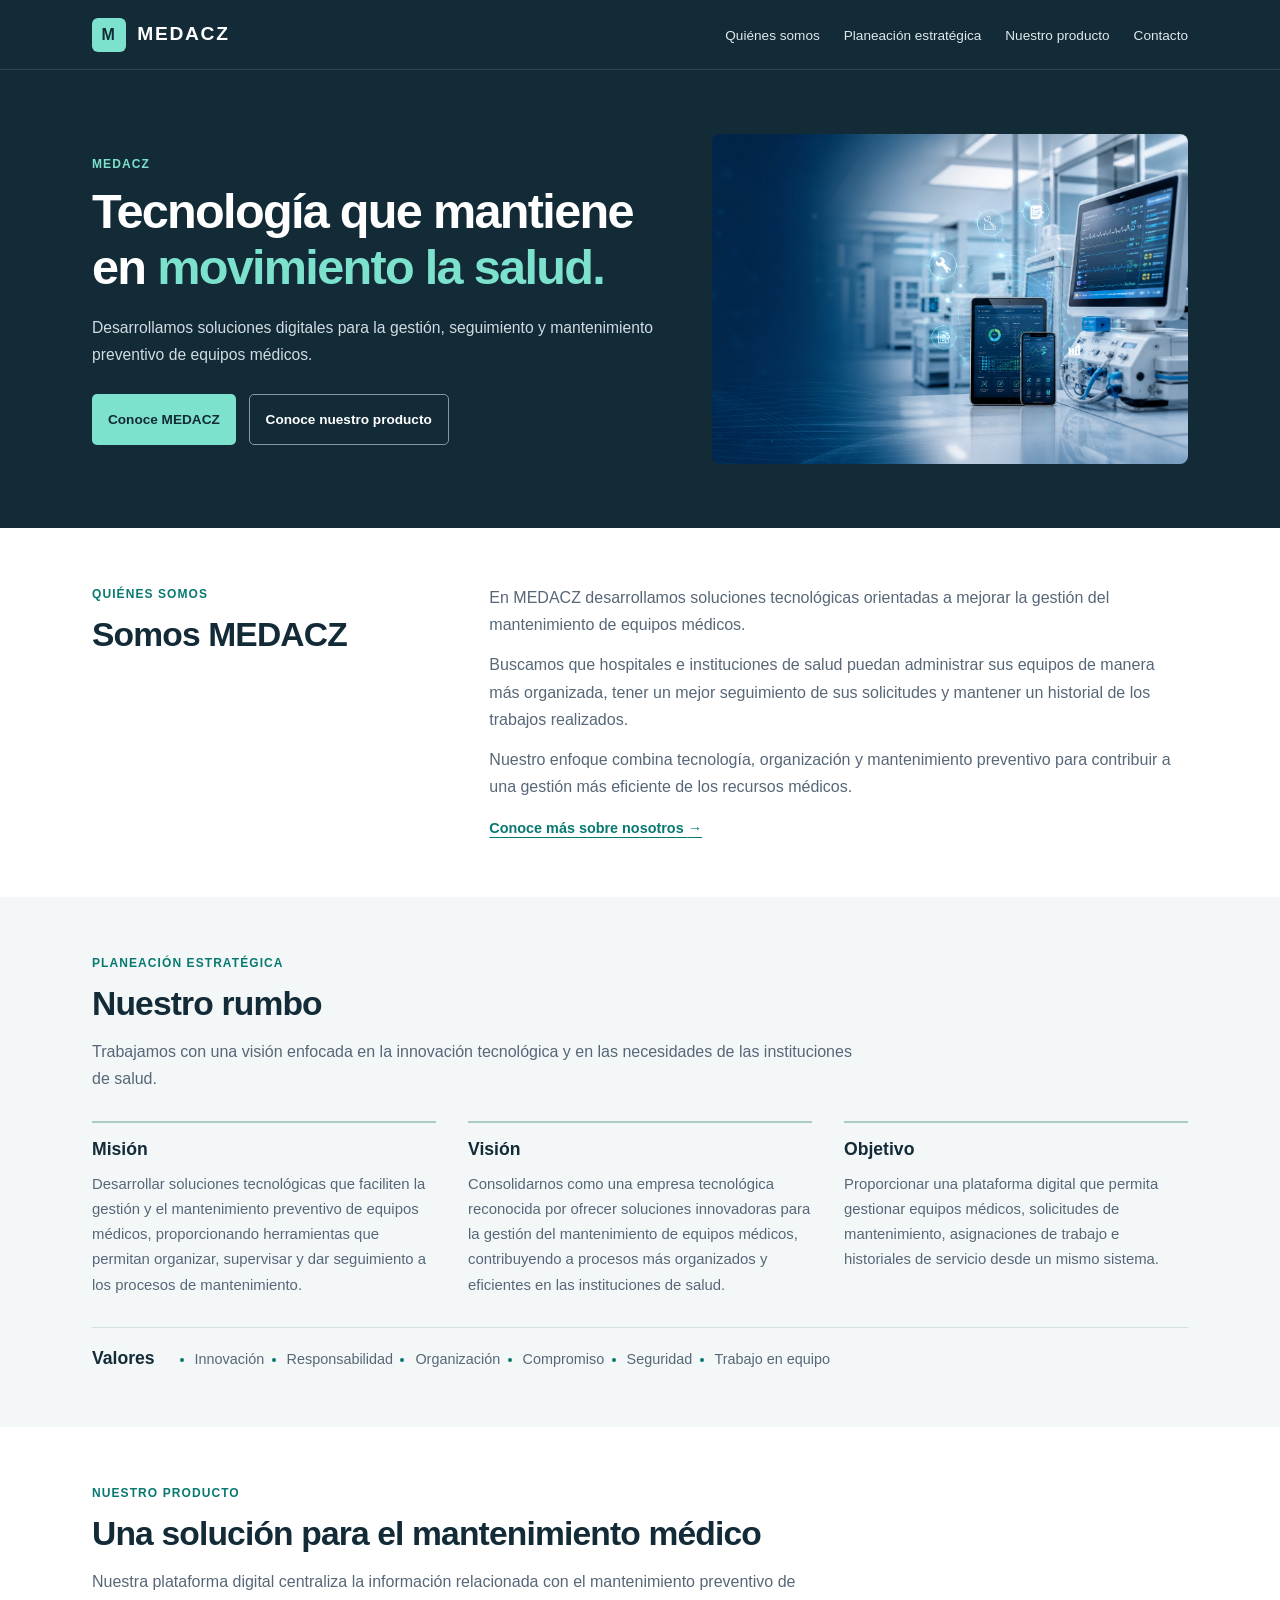
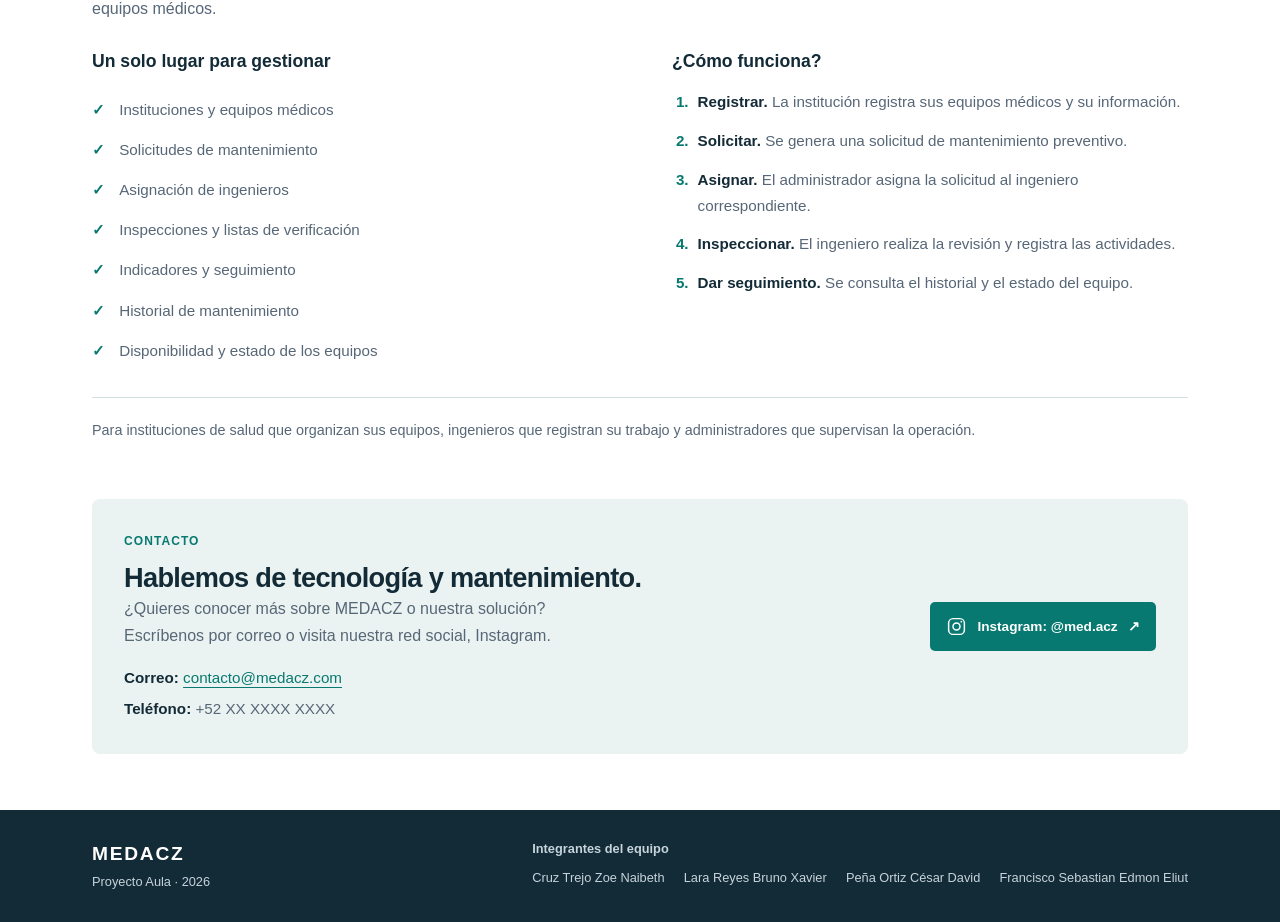
<file: index.html>
<!DOCTYPE html>
<html lang="es">
<head>
  <meta charset="UTF-8">
  <meta name="viewport" content="width=device-width, initial-scale=1.0">
  <meta name="description" content="MEDACZ desarrolla soluciones tecnológicas para gestionar equipos médicos, solicitudes de mantenimiento, asignaciones e historiales de servicio.">
  <meta name="theme-color" content="#132A37">
  <link rel="stylesheet" href="./styles.css">
  <title>MEDACZ | Tecnología que mantiene en movimiento la salud</title>
</head>
<body>
  <a class="skip-link" href="#contenido">Saltar al contenido</a>
  <header>
    <nav class="navbar" aria-label="Navegación principal">
      <a href="#inicio" class="logo" aria-label="MEDACZ, inicio"><span class="logo-icon" aria-hidden="true">M</span><span>MEDACZ</span></a>
      <ul class="nav-links">
        <li><a href="#quienes-somos">Quiénes somos</a></li>
        <li><a href="#planeacion">Planeación estratégica</a></li>
        <li><a href="#servicios">Nuestro producto</a></li>
        <li><a href="#contacto">Contacto</a></li>
      </ul>
    </nav>
  </header>
  <main id="contenido">
    <section id="inicio" class="hero-section" aria-labelledby="titulo-principal">
      <div class="hero-layout">
        <div class="hero-container">
          <p class="eyebrow">MEDACZ</p>
          <h1 id="titulo-principal">Tecnología que mantiene en <span>movimiento la salud.</span></h1>
          <p>Desarrollamos soluciones digitales para la gestión, seguimiento y mantenimiento preventivo de equipos médicos.</p>
          <div class="hero-actions">
            <a href="#quienes-somos" class="button button-primary">Conoce MEDACZ</a>
            <a href="#servicios" class="button button-secondary">Conoce nuestro producto</a>
          </div>
        </div>
        <img class="hero-image" src="./multimedia/medacz-salud.png" alt="Ilustración de equipos médicos y dispositivos digitales en un hospital" width="1672" height="941" fetchpriority="high">
      </div>
    </section>

    <section id="quienes-somos" class="flex-section" aria-labelledby="titulo-nosotros">
      <div class="about-container">
        <div class="section-header"><p class="eyebrow">Quiénes somos</p><h2 id="titulo-nosotros">Somos MEDACZ</h2></div>
        <div class="about-content">
          <p>En MEDACZ desarrollamos soluciones tecnológicas orientadas a mejorar la gestión del mantenimiento de equipos médicos.</p>
          <p>Buscamos que hospitales e instituciones de salud puedan administrar sus equipos de manera más organizada, tener un mejor seguimiento de sus solicitudes y mantener un historial de los trabajos realizados.</p>
          <p>Nuestro enfoque combina tecnología, organización y mantenimiento preventivo para contribuir a una gestión más eficiente de los recursos médicos.</p>
          <a class="text-link" href="#planeacion">Conoce más sobre nosotros <span aria-hidden="true">→</span></a>
        </div>
      </div>
    </section>

    <div class="planning-band">
      <section id="planeacion" class="flex-section" aria-labelledby="titulo-planeacion">
        <div class="section-header"><p class="eyebrow">Planeación estratégica</p><h2 id="titulo-planeacion">Nuestro rumbo</h2><p>Trabajamos con una visión enfocada en la innovación tecnológica y en las necesidades de las instituciones de salud.</p></div>
        <div class="planning-container">
          <article class="plan-card"><h3>Misión</h3><p>Desarrollar soluciones tecnológicas que faciliten la gestión y el mantenimiento preventivo de equipos médicos, proporcionando herramientas que permitan organizar, supervisar y dar seguimiento a los procesos de mantenimiento.</p></article>
          <article class="plan-card"><h3>Visión</h3><p>Consolidarnos como una empresa tecnológica reconocida por ofrecer soluciones innovadoras para la gestión del mantenimiento de equipos médicos, contribuyendo a procesos más organizados y eficientes en las instituciones de salud.</p></article>
          <article class="plan-card"><h3>Objetivo</h3><p>Proporcionar una plataforma digital que permita gestionar equipos médicos, solicitudes de mantenimiento, asignaciones de trabajo e historiales de servicio desde un mismo sistema.</p></article>
        </div>
        <div class="values"><h3>Valores</h3><ul><li>Innovación</li><li>Responsabilidad</li><li>Organización</li><li>Compromiso</li><li>Seguridad</li><li>Trabajo en equipo</li></ul></div>
      </section>
    </div>

    <section id="servicios" class="flex-section" aria-labelledby="titulo-producto">
      <div class="section-header"><p class="eyebrow">Nuestro producto</p><h2 id="titulo-producto">Una solución para el mantenimiento médico</h2><p>Nuestra plataforma digital centraliza la información relacionada con el mantenimiento preventivo de equipos médicos.</p></div>
      <div class="product-layout">
        <div class="product-features"><h3>Un solo lugar para gestionar</h3><ul>
          <li>Instituciones y equipos médicos</li>
          <li>Solicitudes de mantenimiento</li>
          <li>Asignación de ingenieros</li>
          <li>Inspecciones y listas de verificación</li>
          <li>Indicadores y seguimiento</li>
          <li>Historial de mantenimiento</li>
          <li>Disponibilidad y estado de los equipos</li>
        </ul></div>
        <div class="process"><h3>¿Cómo funciona?</h3><ol>
          <li><strong>Registrar.</strong> La institución registra sus equipos médicos y su información.</li>
          <li><strong>Solicitar.</strong> Se genera una solicitud de mantenimiento preventivo.</li>
          <li><strong>Asignar.</strong> El administrador asigna la solicitud al ingeniero correspondiente.</li>
          <li><strong>Inspeccionar.</strong> El ingeniero realiza la revisión y registra las actividades.</li>
          <li><strong>Dar seguimiento.</strong> Se consulta el historial y el estado del equipo.</li>
        </ol></div>
      </div>
      <p class="audience-note">Para instituciones de salud que organizan sus equipos, ingenieros que registran su trabajo y administradores que supervisan la operación.</p>
    </section>

    <section id="contacto" class="flex-section contact-section" aria-labelledby="titulo-contacto">
      <div class="contact-container">
        <div><p class="eyebrow">Contacto</p><h2 id="titulo-contacto">Hablemos de tecnología y mantenimiento.</h2><p>¿Quieres conocer más sobre MEDACZ o nuestra solución?<br>Escríbenos por correo o visita nuestra red social, Instagram.</p><ul class="contact-details"><li><strong>Correo:</strong> <a href="mailto:contacto@medacz.com">contacto@medacz.com</a></li><li><strong>Teléfono:</strong> +52 XX XXXX XXXX</li></ul></div>
        <a class="button button-primary instagram-link" href="https://www.instagram.com/med.acz?stkn=bGR1NGEwdzVvMnht" target="_blank" rel="noopener noreferrer" aria-label="Instagram: @med.acz (abre en una pestaña nueva)"><svg viewBox="0 0 24 24" fill="none" stroke="currentColor" stroke-width="1.7" aria-hidden="true"><rect x="3" y="3" width="18" height="18" rx="5"/><circle cx="12" cy="12" r="4"/><circle cx="17.5" cy="6.5" r="1" fill="currentColor" stroke="none"/></svg>Instagram: @med.acz <span aria-hidden="true">↗</span></a>
      </div>
    </section>
  </main>
  <footer><div class="footer-container"><div><a class="logo" href="#inicio">MEDACZ</a><p>Proyecto Aula · 2026</p></div><div class="team"><p class="team-heading">Integrantes del equipo</p><ul><li>Cruz Trejo Zoe Naibeth</li><li>Lara Reyes Bruno Xavier</li><li>Peña Ortiz César David</li><li>Francisco Sebastian Edmon Eliut</li></ul></div></div></footer>
</body>
</html>
</file>
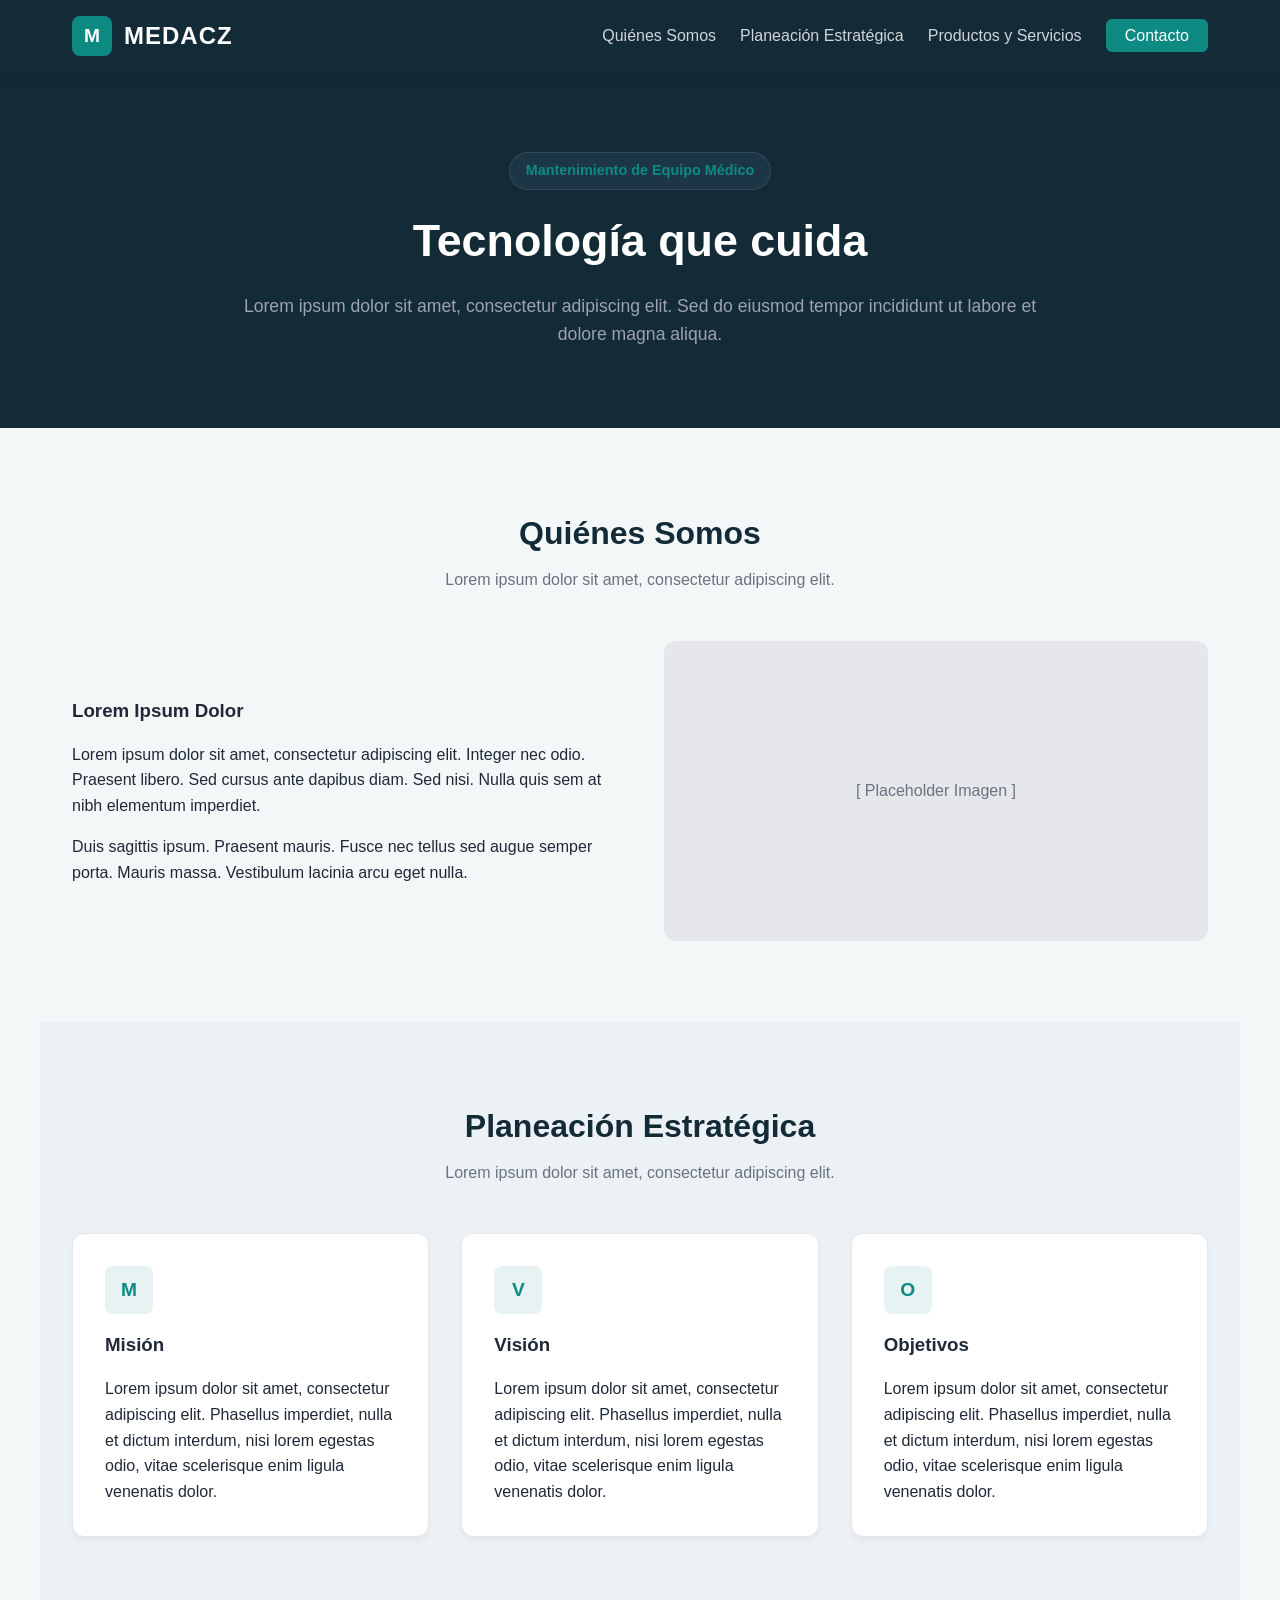
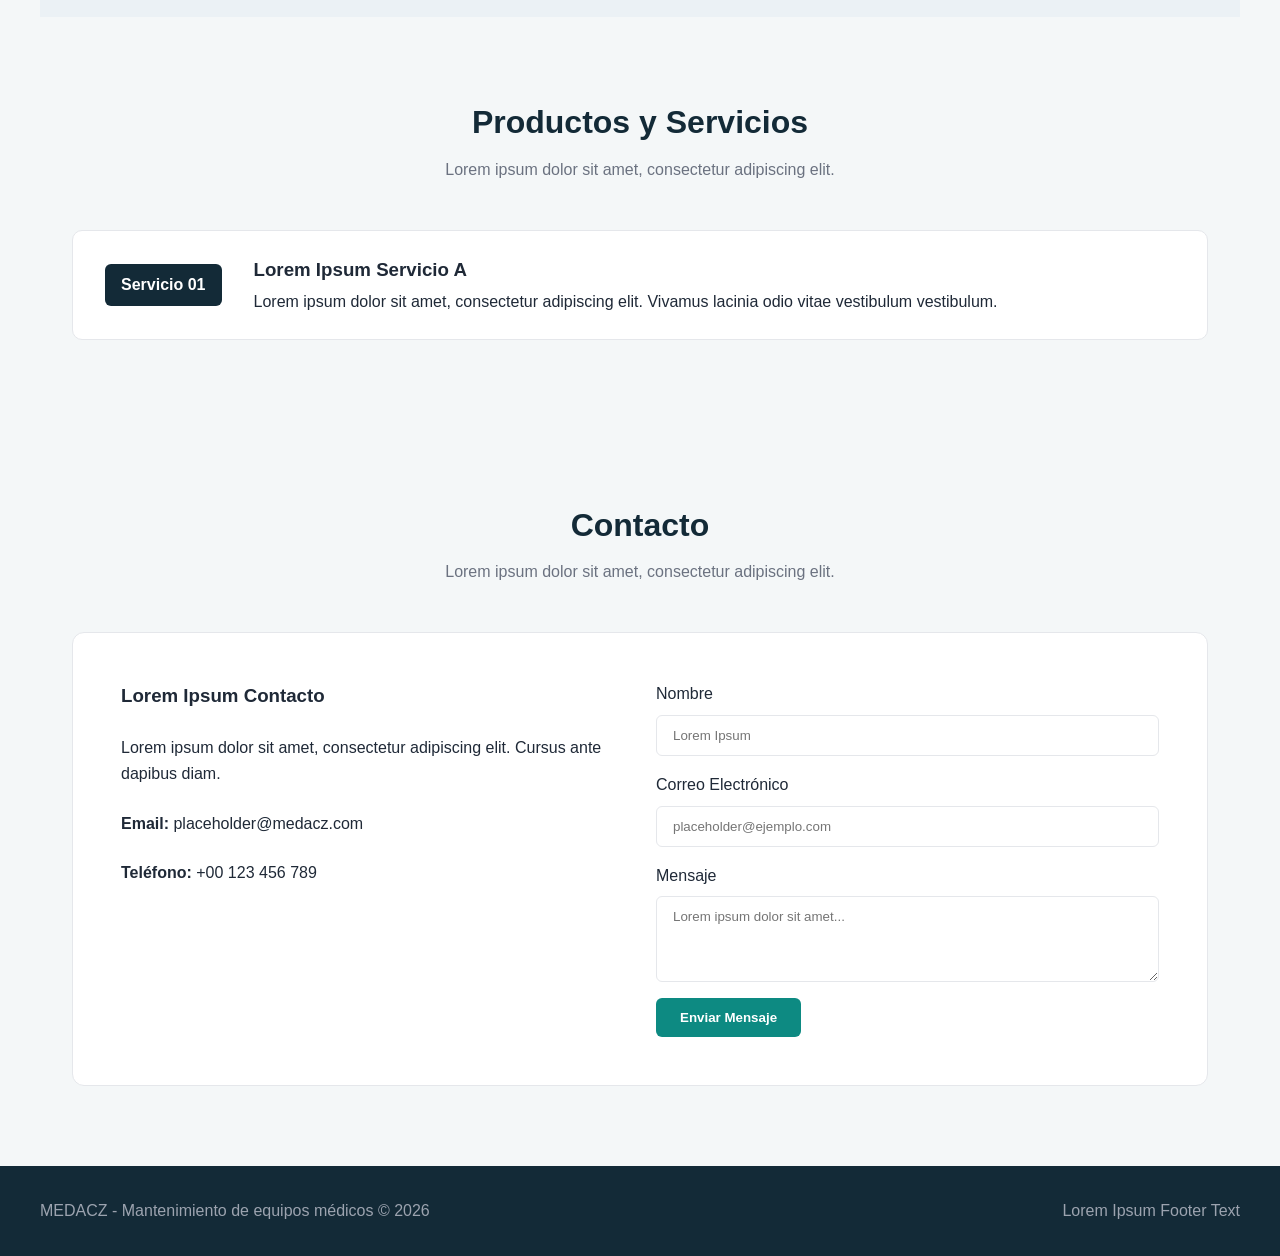
<file: landing_page_medacz.html>
<!DOCTYPE html>
<html lang="es">
<head>
    <meta charset="UTF-8">
    <meta name="viewport" content="width=device-width, initial-scale=1.0">
    <link rel="stylesheet" href="./landing_page_medacz.css">
    <title>MEDACZ - Tecnología que cuida</title>
</head>
<body>

    <header>
        <nav class="navbar">
            <a href="#" class="logo">
                <div class="logo-icon">M</div>
                <span class="logo-text">MEDACZ</span>
            </a>
            <ul class="nav-links">
                <li><a href="#quienes-somos">Quiénes Somos</a></li>
                <li><a href="#planeacion">Planeación Estratégica</a></li>
                <li><a href="#servicios">Productos y Servicios</a></li>
                <li><a href="#contacto" class="btn-header">Contacto</a></li>
            </ul>
        </nav>
    </header>

    <section class="hero-section">
        <div class="hero-container">
            <span class="hero-badge">Mantenimiento de Equipo Médico</span>
            <h1 class="hero-title">Tecnología que cuida</h1>
            <p class="hero-subtitle">Lorem ipsum dolor sit amet, consectetur adipiscing elit. Sed do eiusmod tempor incididunt ut labore et dolore magna aliqua.</p>
        </div>
    </section>

    <section id="quienes-somos" class="flex-section">
        <div class="section-header">
            <h2 class="section-title">Quiénes Somos</h2>
            <p class="section-subtitle">Lorem ipsum dolor sit amet, consectetur adipiscing elit.</p>
        </div>
        <div class="about-container">
            <div class="about-content">
                <h3>Lorem Ipsum Dolor</h3>
                <p>Lorem ipsum dolor sit amet, consectetur adipiscing elit. Integer nec odio. Praesent libero. Sed cursus ante dapibus diam. Sed nisi. Nulla quis sem at nibh elementum imperdiet.</p>
                <p>Duis sagittis ipsum. Praesent mauris. Fusce nec tellus sed augue semper porta. Mauris massa. Vestibulum lacinia arcu eget nulla.</p>
            </div>
            <div class="about-image">
                <span>[ Placeholder Imagen ]</span>
            </div>
        </div>
    </section>

    <section id="planeacion" class="flex-section" style="background-color: #EBF1F5;">
        <div class="section-header">
            <h2 class="section-title">Planeación Estratégica</h2>
            <p class="section-subtitle">Lorem ipsum dolor sit amet, consectetur adipiscing elit.</p>
        </div>
        <div class="planning-container">
            <div class="plan-card">
                <div class="plan-card-icon">M</div>
                <h3>Misión</h3>
                <p>Lorem ipsum dolor sit amet, consectetur adipiscing elit. Phasellus imperdiet, nulla et dictum interdum, nisi lorem egestas odio, vitae scelerisque enim ligula venenatis dolor.</p>
            </div>
            <div class="plan-card">
                <div class="plan-card-icon">V</div>
                <h3>Visión</h3>
                <p>Lorem ipsum dolor sit amet, consectetur adipiscing elit. Phasellus imperdiet, nulla et dictum interdum, nisi lorem egestas odio, vitae scelerisque enim ligula venenatis dolor.</p>
            </div>
            <div class="plan-card">
                <div class="plan-card-icon">O</div>
                <h3>Objetivos</h3>
                <p>Lorem ipsum dolor sit amet, consectetur adipiscing elit. Phasellus imperdiet, nulla et dictum interdum, nisi lorem egestas odio, vitae scelerisque enim ligula venenatis dolor.</p>
            </div>
        </div>
    </section>

    <section id="servicios" class="flex-section">
        <div class="section-header">
            <h2 class="section-title">Productos y Servicios</h2>
            <p class="section-subtitle">Lorem ipsum dolor sit amet, consectetur adipiscing elit.</p>
        </div>
        <div class="services-container">
            <div class="service-item">
                <span class="service-badge">Servicio 01</span>
                <div class="service-info">
                    <h3>Lorem Ipsum Servicio A</h3>
                    <p>Lorem ipsum dolor sit amet, consectetur adipiscing elit. Vivamus lacinia odio vitae vestibulum vestibulum.</p>
                </div>
            </div>
        </div>
    </section>

    <section id="contacto" class="flex-section">
        <div class="section-header">
            <h2 class="section-title">Contacto</h2>
            <p class="section-subtitle">Lorem ipsum dolor sit amet, consectetur adipiscing elit.</p>
        </div>
        <div class="contact-container">
            <div class="contact-info">
                <h3>Lorem Ipsum Contacto</h3>
                <p>Lorem ipsum dolor sit amet, consectetur adipiscing elit. Cursus ante dapibus diam.</p>
                <p><strong>Email:</strong> placeholder@medacz.com</p>
                <p><strong>Teléfono:</strong> +00 123 456 789</p>
            </div>
            <form class="contact-form" action="#" method="post" onclick="event.preventDefault();">
                <div class="form-group">
                    <label for="nombre">Nombre</label>
                    <input type="text" id="nombre" placeholder="Lorem Ipsum">
                </div>
                <div class="form-group">
                    <label for="email">Correo Electrónico</label>
                    <input type="email" id="email" placeholder="placeholder@ejemplo.com">
                </div>
                <div class="form-group">
                    <label for="mensaje">Mensaje</label>
                    <textarea id="mensaje" rows="4" placeholder="Lorem ipsum dolor sit amet..."></textarea>
                </div>
                <button type="submit" class="btn-submit">Enviar Mensaje</button>
            </form>
        </div>
    </section>

    <footer>
        <div class="footer-container">
            <p>MEDACZ - Mantenimiento de equipos médicos © 2026</p>
            <p>Lorem Ipsum Footer Text</p>
        </div>
    </footer>

</body>
</html>
</file>
<file: styles.css>
:root {
    --bg-dark: #132A37;
    --primary-teal: #087970;
    --primary-teal-hover: #08695F;
    --accent-mint: #7DE2CD;
    --bg-light: #F4F7F8;
    --text-main: #1F2937;
    --text-muted: #576777;
    --border-color: #D4DFE2;
}
* { box-sizing: border-box; margin: 0; padding: 0; }
html { scroll-behavior: smooth; scroll-padding-top: 24px; }
body { background: white; color: var(--text-main); font-family: 'Segoe UI', Tahoma, Geneva, Verdana, sans-serif; line-height: 1.7; overflow-wrap: break-word; }
a { color: var(--primary-teal); text-underline-offset: 4px; }
a:focus-visible { outline: 3px solid #C58C23; outline-offset: 5px; border-radius: 3px; }
h1, h2, h3 { color: var(--bg-dark); line-height: 1.25; }
h2 { font-size: clamp(1.7rem, 2.8vw, 2.1rem); letter-spacing: -.025em; }
h3 { font-size: 1.1rem; }
p { color: var(--text-muted); }
.skip-link { position: fixed; left: 1rem; top: -100px; background: white; padding: .8rem 1rem; z-index: 10; }
.skip-link:focus { top: 1rem; }
header { background: var(--bg-dark); border-bottom: 1px solid #FFFFFF20; }
.navbar, .hero-layout, .flex-section, .footer-container { width: min(100%, 1160px); margin: 0 auto; }
.navbar { display: flex; justify-content: space-between; align-items: center; gap: 2rem; padding: 1.1rem 2rem; }
.logo { display: inline-flex; align-items: center; gap: .7rem; text-decoration: none; color: white; font-weight: 700; letter-spacing: .09em; font-size: 1.2rem; }
.logo-icon { display: grid; place-items: center; width: 34px; height: 34px; border-radius: 6px; background: var(--accent-mint); color: var(--bg-dark); font-size: 1rem; }
.nav-links { display: flex; flex-wrap: wrap; gap: .6rem 1.5rem; list-style: none; }
.nav-links a { color: #DFE8EB; text-decoration: none; font-size: .85rem; }
.nav-links a:hover { color: var(--accent-mint); text-decoration: underline; }
.hero-section { background: var(--bg-dark); }
.hero-layout { display: grid; grid-template-columns: 1.2fr 1fr; align-items: center; gap: 3rem; padding: 4rem 2rem; }
.hero-container .eyebrow { color: var(--accent-mint); }
h1 { color: white; font-size: clamp(2.15rem, 3.8vw, 3.2rem); letter-spacing: -.035em; line-height: 1.15; margin: .6rem 0 1.2rem; }
h1 span { color: var(--accent-mint); }
.hero-container > p:not(.eyebrow) { color: #CFDCE2; font-size: .98rem; }
.hero-actions { display: flex; flex-wrap: wrap; gap: .8rem; margin-top: 1.6rem; }
.button { display: inline-flex; align-items: center; justify-content: center; gap: .65rem; padding: .8rem 1rem; border-radius: 5px; text-decoration: none; font-size: .85rem; font-weight: 600; }
.button-primary { background: var(--primary-teal); color: white; }
.button-primary:hover { background: var(--primary-teal-hover); }
.hero-section .button-primary { background: var(--accent-mint); color: var(--bg-dark); }
.hero-section .button-primary:hover { background: #A4EFDF; }
.button-secondary { border: 1px solid #8598A3; color: white; }
.button-secondary:hover { background: #213E4E; }
.hero-image { display: block; width: 100%; height: 330px; object-fit: cover; object-position: 82% center; border-radius: 8px; }
.flex-section { padding: 3.5rem 2rem; }
.eyebrow { font-size: .75rem; font-weight: 700; letter-spacing: .09em; text-transform: uppercase; color: var(--primary-teal); margin-bottom: .6rem; }
.section-header { margin-bottom: 1.8rem; }
.section-header > p:last-child:not(.eyebrow) { margin-top: .8rem; max-width: 760px; }
.about-container { display: grid; grid-template-columns: 1fr 2fr; gap: 3rem; }
.about-content p + p { margin-top: .8rem; }
.text-link { display: inline-block; margin-top: 1rem; font-weight: 600; font-size: .9rem; }
.planning-band { background: var(--bg-light); }
.planning-container { display: grid; grid-template-columns: repeat(3, 1fr); gap: 2rem; }
.plan-card { border-top: 2px solid #ADCBC7; padding-top: 1rem; }
.plan-card p { margin-top: .65rem; font-size: .93rem; }
.values { border-top: 1px solid var(--border-color); margin-top: 1.8rem; padding-top: 1.2rem; display: flex; gap: 1.5rem; align-items: baseline; }
.values ul { display: flex; flex-wrap: wrap; gap: .3rem 1.4rem; padding-left: 1rem; color: var(--text-muted); font-size: .9rem; }
.values li::marker { color: var(--primary-teal); }
.product-layout { display: grid; grid-template-columns: 1fr 1fr; gap: 4rem; }
.product-layout h3 { margin-bottom: 1rem; }
.product-features ul { list-style: none; }
.product-features li { position: relative; padding: .45rem 0 .45rem 1.7rem; color: var(--text-muted); font-size: .95rem; }
.product-features li::before { content: '✓'; position: absolute; left: 0; color: var(--primary-teal); font-weight: 700; }
.process ol { padding-left: 1.3rem; }
.process li { padding-left: .3rem; margin-bottom: .8rem; font-size: .95rem; color: var(--text-muted); }
.process li::marker { color: var(--primary-teal); font-weight: 700; }
.process strong { color: var(--bg-dark); }
.audience-note { margin-top: 1.6rem; padding-top: 1.3rem; border-top: 1px solid var(--border-color); font-size: .9rem; }
.contact-section { padding-top: 0; }
.contact-container { display: flex; justify-content: space-between; align-items: center; gap: 2rem; padding: 2rem; border-radius: 8px; background: #EAF3F1; }
.contact-container h2 { font-size: 1.7rem; max-width: 540px; }
.contact-container p:last-child { margin-top: .8rem; font-size: .95rem; }
.instagram-link { flex-shrink: 0; }
.instagram-link svg { width: 21px; height: 21px; }
footer { background: var(--bg-dark); }
.footer-container { display: flex; align-items: flex-start; justify-content: space-between; gap: 2rem; padding: 1.8rem 2rem; font-size: .8rem; }
.footer-container p, .team ul { color: #C6D4DB; }
.team-heading { font-weight: 600; margin-bottom: .4rem; }
.team ul { display: flex; flex-wrap: wrap; gap: .2rem 1.2rem; list-style: none; }
@media (max-width: 850px) {
    .navbar { flex-direction: column; gap: .8rem; }
    .nav-links { justify-content: center; }
    .hero-layout { gap: 2rem; }
    .hero-image { height: 350px; }
    .about-container { gap: 2rem; grid-template-columns: 1fr 2fr; }
    .planning-container { gap: 1.3rem; }
    .product-layout { gap: 2rem; }
    .contact-container { flex-direction: column; align-items: flex-start; }
    .team ul { flex-direction: column; }
}
@media (max-width: 600px) {
    .navbar { padding: 1rem 1.2rem; }
    .nav-links { gap: .4rem 1rem; }
    .nav-links a { font-size: .78rem; }
    .hero-layout { grid-template-columns: 1fr; padding: 2.5rem 1.25rem; }
    .hero-image { height: 220px; object-position: 75% center; }
    .hero-actions { gap: .6rem; }
    .button { font-size: .8rem; padding: .8rem .9rem; }
    .flex-section { padding: 2.5rem 1.25rem; }
    .about-container, .planning-container, .product-layout { grid-template-columns: 1fr; gap: 1.5rem; }
    .about-container .section-header { margin-bottom: 0; }
    .values { flex-direction: column; gap: .6rem; }
    .contact-section { padding-top: 0; }
    .contact-container { padding: 1.5rem; gap: 1.4rem; }
    .contact-container h2 { font-size: 1.55rem; }
    .instagram-link { max-width: 100%; }
    .footer-container { flex-direction: column; padding: 1.5rem 1.25rem; gap: 1.2rem; }
}
@media (prefers-reduced-motion: reduce) { html { scroll-behavior: auto; } }

/* Datos de contacto del proyecto. */
.contact-details { list-style: none; margin-top: 1rem; font-size: .95rem; color: var(--text-muted); }
.contact-details li + li { margin-top: .3rem; }
.contact-details strong { color: var(--bg-dark); }
</file>
<file: landing_page_medacz.css>
:root {
    --bg-dark: #132A37;
    --bg-dark-card: #1C3646;
    --primary-teal: #0D8A82;
    --primary-teal-hover: #0F9D91;
    --bg-light: #F4F7F8;
    --card-bg: #FFFFFF;
    --text-main: #1F2937;
    --text-muted: #6B7280;
    --border-color: #E5E7EB;
}

* {
    margin: 0;
    padding: 0;
    box-sizing: border-box;
    font-family: 'Segoe UI', Tahoma, Geneva, Verdana, sans-serif;
}

body {
    background-color: var(--bg-light);
    color: var(--text-main);
    line-height: 1.6;
}

header {
    background-color: var(--bg-dark);
    position: sticky;
    top: 0;
    z-index: 1000;
    box-shadow: 0 2px 10px rgba(0, 0, 0, 0.1);
}

.navbar {
    display: flex;
    justify-content: space-between;
    align-items: center;
    max-width: 1200px;
    margin: 0 auto;
    padding: 1rem 2rem;
}

.logo {
    display: flex;
    align-items: center;
    gap: 12px;
    text-decoration: none;
}

.logo-icon {
    width: 40px;
    height: 40px;
    background-color: var(--primary-teal);
    color: white;
    border-radius: 8px;
    display: flex;
    align-items: center;
    justify-content: center;
    font-weight: bold;
    font-size: 1.2rem;
}

.logo-text {
    color: #FFFFFF;
    font-size: 1.5rem;
    font-weight: 700;
    letter-spacing: 1px;
}

.nav-links {
    display: flex;
    list-style: none;
    gap: 1.5rem;
    align-items: center;
}

.nav-links a {
    color: #D1D5DB;
    text-decoration: none;
    font-weight: 500;
    transition: color 0.3s ease;
}

.nav-links a:hover {
    color: var(--primary-teal);
}

.btn-header {
    background-color: var(--primary-teal);
    color: white !important;
    padding: 0.5rem 1.2rem;
    border-radius: 6px;
    transition: background-color 0.3s ease !important;
}

.btn-header:hover {
    background-color: var(--primary-teal-hover) !important;
}

.hero-section {
    display: flex;
    flex-direction: column;
    justify-content: center;
    align-items: center;
    background-color: var(--bg-dark);
    color: white;
    padding: 5rem 2rem;
    text-align: center;
}

.hero-container {
    display: flex;
    flex-direction: column;
    align-items: center;
    gap: 1.5rem;
    max-width: 800px;
}

.hero-badge {
    background-color: var(--bg-dark-card);
    border: 1px solid rgba(255, 255, 255, 0.1);
    color: var(--primary-teal);
    padding: 0.4rem 1rem;
    border-radius: 20px;
    font-size: 0.9rem;
    font-weight: 600;
}

.hero-title {
    font-size: 2.8rem;
    font-weight: 700;
    line-height: 1.2;
}

.hero-subtitle {
    color: #9CA3AF;
    font-size: 1.1rem;
}

.flex-section {
    display: flex;
    flex-direction: column;
    align-items: center;
    justify-content: center;
    padding: 5rem 2rem;
    max-width: 1200px;
    margin: 0 auto;
}

.section-header {
    display: flex;
    flex-direction: column;
    align-items: center;
    text-align: center;
    margin-bottom: 3rem;
    gap: 0.5rem;
}

.section-title {
    font-size: 2rem;
    color: var(--bg-dark);
}

.section-subtitle {
    color: var(--text-muted);
    max-width: 600px;
}

.about-container {
    display: flex;
    flex-direction: row;
    gap: 3rem;
    align-items: center;
    width: 100%;
}

.about-content {
    display: flex;
    flex-direction: column;
    gap: 1rem;
    flex: 1;
}

.about-image {
    flex: 1;
    display: flex;
    justify-content: center;
    align-items: center;
    background-color: #E5E7EB;
    height: 300px;
    border-radius: 12px;
    color: var(--text-muted);
}

.planning-container {
    display: flex;
    flex-wrap: wrap;
    gap: 2rem;
    width: 100%;
    justify-content: center;
}

.plan-card {
    display: flex;
    flex-direction: column;
    flex: 1 1 300px;
    background: var(--card-bg);
    padding: 2rem;
    border-radius: 12px;
    border: 1px solid var(--border-color);
    gap: 1rem;
    box-shadow: 0 4px 6px -1px rgba(0, 0, 0, 0.05);
}

.plan-card-icon {
    width: 48px;
    height: 48px;
    background-color: rgba(13, 138, 130, 0.1);
    color: var(--primary-teal);
    border-radius: 8px;
    display: flex;
    align-items: center;
    justify-content: center;
    font-weight: bold;
    font-size: 1.2rem;
}

.services-container {
    display: flex;
    flex-direction: column;
    gap: 1.5rem;
    width: 100%;
}

.service-item {
    display: flex;
    flex-direction: row;
    align-items: center;
    background-color: var(--card-bg);
    padding: 1.5rem 2rem;
    border-radius: 10px;
    border: 1px solid var(--border-color);
    gap: 2rem;
}

.service-badge {
    background-color: var(--bg-dark);
    color: white;
    padding: 0.5rem 1rem;
    border-radius: 6px;
    font-weight: 600;
    white-space: nowrap;
}

.service-info {
    display: flex;
    flex-direction: column;
    gap: 0.25rem;
    flex: 1;
}

.contact-container {
    display: flex;
    flex-direction: row;
    gap: 2rem;
    width: 100%;
    background-color: var(--card-bg);
    padding: 3rem;
    border-radius: 12px;
    border: 1px solid var(--border-color);
}

.contact-info {
    display: flex;
    flex-direction: column;
    gap: 1.5rem;
    flex: 1;
}

.contact-form {
    display: flex;
    flex-direction: column;
    gap: 1rem;
    flex: 1;
}

.form-group {
    display: flex;
    flex-direction: column;
    gap: 0.5rem;
}

.form-group input,
.form-group textarea {
    padding: 0.75rem 1rem;
    border: 1px solid var(--border-color);
    border-radius: 6px;
    outline: none;
}

.form-group input:focus,
.form-group textarea:focus {
    border-color: var(--primary-teal);
}

.btn-submit {
    background-color: var(--primary-teal);
    color: white;
    padding: 0.75rem 1.5rem;
    border: none;
    border-radius: 6px;
    font-weight: 600;
    cursor: pointer;
    align-self: flex-start;
}

.btn-submit:hover {
    background-color: var(--primary-teal-hover);
}

footer {
    background-color: var(--bg-dark);
    color: #9CA3AF;
    padding: 2rem;
}

.footer-container {
    display: flex;
    justify-content: space-between;
    align-items: center;
    max-width: 1200px;
    margin: 0 auto;
    flex-wrap: wrap;
    gap: 1rem;
}

@media (max-width: 768px) {
    .navbar {
        flex-direction: column;
        gap: 1rem;
    }

    .nav-links {
        flex-wrap: wrap;
        justify-content: center;
    }

    .about-container,
    .contact-container {
        flex-direction: column;
    }

    .service-item {
        flex-direction: column;
        align-items: flex-start;
        gap: 1rem;
    }

    .footer-container {
        flex-direction: column;
        text-align: center;
    }
}
</file>
